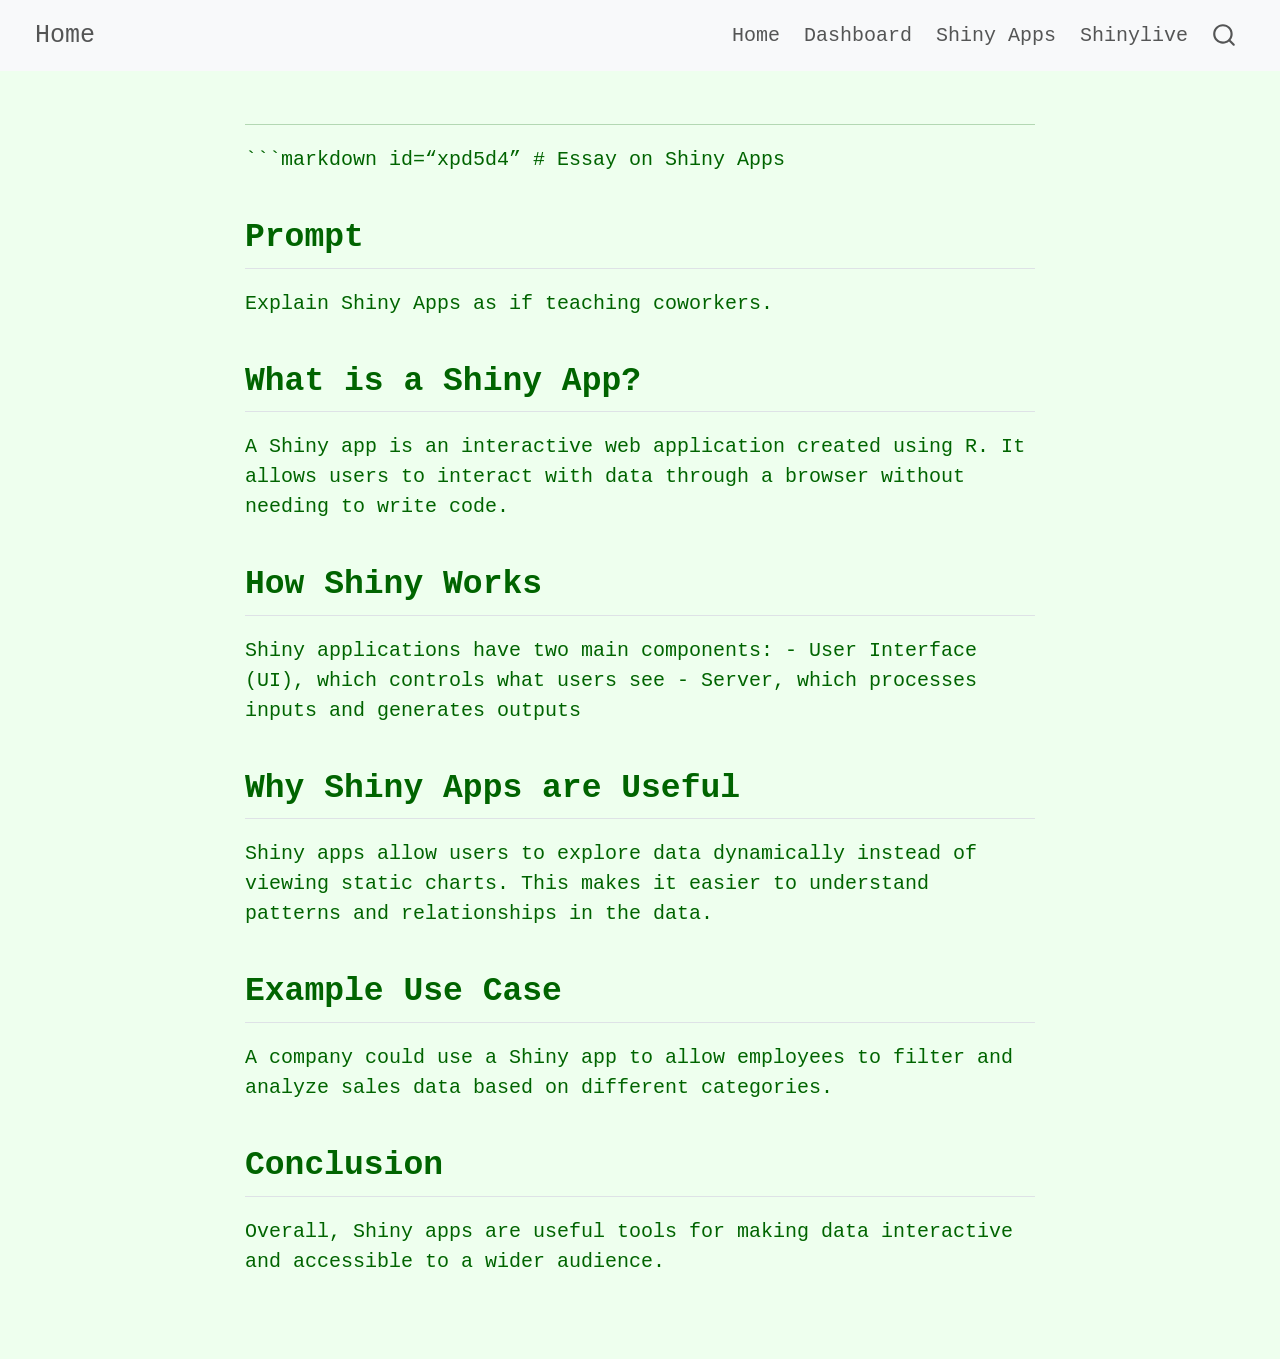
<file: Shiny-Apps.html>
<!DOCTYPE html>
<html xmlns="http://www.w3.org/1999/xhtml" lang="en" xml:lang="en"><head>

<meta charset="utf-8">
<meta name="generator" content="quarto-1.9.37">

<meta name="viewport" content="width=device-width, initial-scale=1.0, user-scalable=yes">


<title>shiny-apps – Home</title>
<style>
/* Default styles provided by pandoc.
** See https://pandoc.org/MANUAL.html#variables-for-html for config info.
*/
code{white-space: pre-wrap;}
span.smallcaps{font-variant: small-caps;}
div.columns{display: flex; gap: min(4vw, 1.5em);}
div.column{flex: auto; overflow-x: auto;}
div.hanging-indent{margin-left: 1.5em; text-indent: -1.5em;}
ul.task-list{list-style: none;}
ul.task-list li input[type="checkbox"] {
  width: 0.8em;
  margin: 0 0.8em 0.2em -1em; /* quarto-specific, see https://github.com/quarto-dev/quarto-cli/issues/4556 */ 
  vertical-align: middle;
}
</style>


<script src="site_libs/quarto-nav/quarto-nav.js"></script>
<script src="site_libs/quarto-nav/headroom.min.js"></script>
<script src="site_libs/clipboard/clipboard.min.js"></script>
<script src="site_libs/quarto-search/autocomplete.umd.js"></script>
<script src="site_libs/quarto-search/fuse.min.js"></script>
<script src="site_libs/quarto-search/quarto-search.js"></script>
<meta name="quarto:offset" content="./">
<script src="site_libs/quarto-html/quarto.js" type="module"></script>
<script src="site_libs/quarto-html/tabsets/tabsets.js" type="module"></script>
<script src="site_libs/quarto-html/popper.min.js"></script>
<script src="site_libs/quarto-html/tippy.umd.min.js"></script>
<script src="site_libs/quarto-html/anchor.min.js"></script>
<link href="site_libs/quarto-html/tippy.css" rel="stylesheet">
<link href="site_libs/quarto-html/quarto-syntax-highlighting-7f8f88aac4f3542376d5c11b86a4c14d.css" rel="stylesheet" id="quarto-text-highlighting-styles">
<script src="site_libs/bootstrap/bootstrap.min.js"></script>
<link href="site_libs/bootstrap/bootstrap-icons.css" rel="stylesheet">
<link href="site_libs/bootstrap/bootstrap-24235b6c7cd4c454f527d6ef4e0f29a8.min.css" rel="stylesheet" append-hash="true" id="quarto-bootstrap" data-mode="light">
<script id="quarto-search-options" type="application/json">{
  "location": "navbar",
  "copy-button": false,
  "collapse-after": 3,
  "panel-placement": "end",
  "type": "overlay",
  "limit": 50,
  "keyboard-shortcut": [
    "f",
    "/",
    "s"
  ],
  "show-item-context": false,
  "language": {
    "search-no-results-text": "No results",
    "search-matching-documents-text": "matching documents",
    "search-copy-link-title": "Copy link to search",
    "search-hide-matches-text": "Hide additional matches",
    "search-more-match-text": "more match in this document",
    "search-more-matches-text": "more matches in this document",
    "search-clear-button-title": "Clear",
    "search-text-placeholder": "",
    "search-detached-cancel-button-title": "Cancel",
    "search-submit-button-title": "Submit",
    "search-label": "Search"
  }
}</script>


<meta property="og:title" content="Home">
<meta property="og:description" content="">
<meta property="og:site_name" content="Home">
</head>

<body class="nav-fixed fullcontent quarto-light">

<div id="quarto-search-results"></div>
  <header id="quarto-header" class="headroom fixed-top">
    <nav class="navbar navbar-expand-lg " data-bs-theme="dark">
      <div class="navbar-container container-fluid">
      <div class="navbar-brand-container mx-auto">
    <a class="navbar-brand" href="./index.html">
    <span class="navbar-title">Home</span>
    </a>
  </div>
            <div id="quarto-search" class="" title="Search"></div>
          <button class="navbar-toggler" type="button" data-bs-toggle="collapse" data-bs-target="#navbarCollapse" aria-controls="navbarCollapse" role="menu" aria-expanded="false" aria-label="Toggle navigation" onclick="if (window.quartoToggleHeadroom) { window.quartoToggleHeadroom(); }">
  <span class="navbar-toggler-icon"></span>
</button>
          <div class="collapse navbar-collapse" id="navbarCollapse">
            <ul class="navbar-nav navbar-nav-scroll ms-auto">
  <li class="nav-item">
    <a class="nav-link" href="./index.qmd"> 
<span class="menu-text">Home</span></a>
  </li>  
  <li class="nav-item">
    <a class="nav-link" href="./dashboard.qmd"> 
<span class="menu-text">Dashboard</span></a>
  </li>  
  <li class="nav-item">
    <a class="nav-link" href="./shiny-apps.qmd"> 
<span class="menu-text">Shiny Apps</span></a>
  </li>  
  <li class="nav-item">
    <a class="nav-link" href="./shinylive.qmd"> 
<span class="menu-text">Shinylive</span></a>
  </li>  
</ul>
          </div> <!-- /navcollapse -->
            <div class="quarto-navbar-tools">
</div>
      </div> <!-- /container-fluid -->
    </nav>
</header>
<!-- content -->
<div id="quarto-content" class="quarto-container page-columns page-rows-contents page-layout-article page-navbar">
<!-- sidebar -->
<!-- margin-sidebar -->
    
<!-- main -->
<main class="content" id="quarto-document-content"><header id="title-block-header" class="quarto-title-block"></header>




<hr>
<p>```markdown id=“xpd5d4” # Essay on Shiny Apps</p>
<section id="prompt" class="level2">
<h2 class="anchored" data-anchor-id="prompt">Prompt</h2>
<p>Explain Shiny Apps as if teaching coworkers.</p>
</section>
<section id="what-is-a-shiny-app" class="level2">
<h2 class="anchored" data-anchor-id="what-is-a-shiny-app">What is a Shiny App?</h2>
<p>A Shiny app is an interactive web application created using R. It allows users to interact with data through a browser without needing to write code.</p>
</section>
<section id="how-shiny-works" class="level2">
<h2 class="anchored" data-anchor-id="how-shiny-works">How Shiny Works</h2>
<p>Shiny applications have two main components: - User Interface (UI), which controls what users see - Server, which processes inputs and generates outputs</p>
</section>
<section id="why-shiny-apps-are-useful" class="level2">
<h2 class="anchored" data-anchor-id="why-shiny-apps-are-useful">Why Shiny Apps are Useful</h2>
<p>Shiny apps allow users to explore data dynamically instead of viewing static charts. This makes it easier to understand patterns and relationships in the data.</p>
</section>
<section id="example-use-case" class="level2">
<h2 class="anchored" data-anchor-id="example-use-case">Example Use Case</h2>
<p>A company could use a Shiny app to allow employees to filter and analyze sales data based on different categories.</p>
</section>
<section id="conclusion" class="level2">
<h2 class="anchored" data-anchor-id="conclusion">Conclusion</h2>
<p>Overall, Shiny apps are useful tools for making data interactive and accessible to a wider audience.</p>


</section>

</main> <!-- /main -->
<script id="quarto-html-after-body" type="application/javascript">
  window.document.addEventListener("DOMContentLoaded", function (event) {
    const icon = "";
    const anchorJS = new window.AnchorJS();
    anchorJS.options = {
      placement: 'right',
      icon: icon
    };
    anchorJS.add('.anchored');
    const isCodeAnnotation = (el) => {
      for (const clz of el.classList) {
        if (clz.startsWith('code-annotation-')) {                     
          return true;
        }
      }
      return false;
    }
    const onCopySuccess = function(e) {
      // button target
      const button = e.trigger;
      // don't keep focus
      button.blur();
      // flash "checked"
      button.classList.add('code-copy-button-checked');
      var currentTitle = button.getAttribute("title");
      button.setAttribute("title", "Copied!");
      let tooltip;
      if (window.bootstrap) {
        button.setAttribute("data-bs-toggle", "tooltip");
        button.setAttribute("data-bs-placement", "left");
        button.setAttribute("data-bs-title", "Copied!");
        tooltip = new bootstrap.Tooltip(button, 
          { trigger: "manual", 
            customClass: "code-copy-button-tooltip",
            offset: [0, -8]});
        tooltip.show();    
      }
      setTimeout(function() {
        if (tooltip) {
          tooltip.hide();
          button.removeAttribute("data-bs-title");
          button.removeAttribute("data-bs-toggle");
          button.removeAttribute("data-bs-placement");
        }
        button.setAttribute("title", currentTitle);
        button.classList.remove('code-copy-button-checked');
      }, 1000);
      // clear code selection
      e.clearSelection();
    }
    const getTextToCopy = function(trigger) {
      const outerScaffold = trigger.parentElement.cloneNode(true);
      const codeEl = outerScaffold.querySelector('code');
      for (const childEl of codeEl.children) {
        if (isCodeAnnotation(childEl)) {
          childEl.remove();
        }
      }
      return codeEl.innerText;
    }
    const clipboard = new window.ClipboardJS('.code-copy-button:not([data-in-quarto-modal])', {
      text: getTextToCopy
    });
    clipboard.on('success', onCopySuccess);
    if (window.document.getElementById('quarto-embedded-source-code-modal')) {
      const clipboardModal = new window.ClipboardJS('.code-copy-button[data-in-quarto-modal]', {
        text: getTextToCopy,
        container: window.document.getElementById('quarto-embedded-source-code-modal')
      });
      clipboardModal.on('success', onCopySuccess);
    }
      var localhostRegex = new RegExp(/^(?:http|https):\/\/localhost\:?[0-9]*\//);
      var mailtoRegex = new RegExp(/^mailto:/);
        var filterRegex = new RegExp("https:\/\/mtmorgan12\.github\.io\/");
      var isInternal = (href) => {
          return filterRegex.test(href) || localhostRegex.test(href) || mailtoRegex.test(href);
      }
      // Inspect non-navigation links and adorn them if external
     var links = window.document.querySelectorAll('a[href]:not(.nav-link):not(.navbar-brand):not(.toc-action):not(.sidebar-link):not(.sidebar-item-toggle):not(.pagination-link):not(.no-external):not([aria-hidden]):not(.dropdown-item):not(.quarto-navigation-tool):not(.about-link)');
      for (var i=0; i<links.length; i++) {
        const link = links[i];
        if (!isInternal(link.href)) {
          // undo the damage that might have been done by quarto-nav.js in the case of
          // links that we want to consider external
          if (link.dataset.originalHref !== undefined) {
            link.href = link.dataset.originalHref;
          }
        }
      }
    function tippyHover(el, contentFn, onTriggerFn, onUntriggerFn) {
      const config = {
        allowHTML: true,
        maxWidth: 500,
        delay: 100,
        arrow: false,
        appendTo: function(el) {
            return el.parentElement;
        },
        interactive: true,
        interactiveBorder: 10,
        theme: 'quarto',
        placement: 'bottom-start',
      };
      if (contentFn) {
        config.content = contentFn;
      }
      if (onTriggerFn) {
        config.onTrigger = onTriggerFn;
      }
      if (onUntriggerFn) {
        config.onUntrigger = onUntriggerFn;
      }
      window.tippy(el, config); 
    }
    const noterefs = window.document.querySelectorAll('a[role="doc-noteref"]');
    for (var i=0; i<noterefs.length; i++) {
      const ref = noterefs[i];
      tippyHover(ref, function() {
        // use id or data attribute instead here
        let href = ref.getAttribute('data-footnote-href') || ref.getAttribute('href');
        try { href = new URL(href).hash; } catch {}
        const id = href.replace(/^#\/?/, "");
        const note = window.document.getElementById(id);
        if (note) {
          return note.innerHTML;
        } else {
          return "";
        }
      });
    }
    const xrefs = window.document.querySelectorAll('a.quarto-xref');
    const processXRef = (id, note) => {
      // Strip column container classes
      const stripColumnClz = (el) => {
        el.classList.remove("page-full", "page-columns");
        if (el.children) {
          for (const child of el.children) {
            stripColumnClz(child);
          }
        }
      }
      stripColumnClz(note)
      if (id === null || id.startsWith('sec-')) {
        // Special case sections, only their first couple elements
        const container = document.createElement("div");
        if (note.children && note.children.length > 2) {
          container.appendChild(note.children[0].cloneNode(true));
          for (let i = 1; i < note.children.length; i++) {
            const child = note.children[i];
            if (child.tagName === "P" && child.innerText === "") {
              continue;
            } else {
              container.appendChild(child.cloneNode(true));
              break;
            }
          }
          if (window.Quarto?.typesetMath) {
            window.Quarto.typesetMath(container);
          }
          return container.innerHTML
        } else {
          if (window.Quarto?.typesetMath) {
            window.Quarto.typesetMath(note);
          }
          return note.innerHTML;
        }
      } else {
        // Remove any anchor links if they are present
        const anchorLink = note.querySelector('a.anchorjs-link');
        if (anchorLink) {
          anchorLink.remove();
        }
        if (window.Quarto?.typesetMath) {
          window.Quarto.typesetMath(note);
        }
        if (note.classList.contains("callout")) {
          return note.outerHTML;
        } else {
          return note.innerHTML;
        }
      }
    }
    for (var i=0; i<xrefs.length; i++) {
      const xref = xrefs[i];
      tippyHover(xref, undefined, function(instance) {
        instance.disable();
        let url = xref.getAttribute('href');
        let hash = undefined; 
        if (url.startsWith('#')) {
          hash = url;
        } else {
          try { hash = new URL(url).hash; } catch {}
        }
        if (hash) {
          const id = hash.replace(/^#\/?/, "");
          const note = window.document.getElementById(id);
          if (note !== null) {
            try {
              const html = processXRef(id, note.cloneNode(true));
              instance.setContent(html);
            } finally {
              instance.enable();
              instance.show();
            }
          } else {
            // See if we can fetch this
            fetch(url.split('#')[0])
            .then(res => res.text())
            .then(html => {
              const parser = new DOMParser();
              const htmlDoc = parser.parseFromString(html, "text/html");
              const note = htmlDoc.getElementById(id);
              if (note !== null) {
                const html = processXRef(id, note);
                instance.setContent(html);
              } 
            }).finally(() => {
              instance.enable();
              instance.show();
            });
          }
        } else {
          // See if we can fetch a full url (with no hash to target)
          // This is a special case and we should probably do some content thinning / targeting
          fetch(url)
          .then(res => res.text())
          .then(html => {
            const parser = new DOMParser();
            const htmlDoc = parser.parseFromString(html, "text/html");
            const note = htmlDoc.querySelector('main.content');
            if (note !== null) {
              // This should only happen for chapter cross references
              // (since there is no id in the URL)
              // remove the first header
              if (note.children.length > 0 && note.children[0].tagName === "HEADER") {
                note.children[0].remove();
              }
              const html = processXRef(null, note);
              instance.setContent(html);
            } 
          }).finally(() => {
            instance.enable();
            instance.show();
          });
        }
      }, function(instance) {
      });
    }
        let selectedAnnoteEl;
        const selectorForAnnotation = ( cell, annotation) => {
          let cellAttr = 'data-code-cell="' + cell + '"';
          let lineAttr = 'data-code-annotation="' +  annotation + '"';
          const selector = 'span[' + cellAttr + '][' + lineAttr + ']';
          return selector;
        }
        const selectCodeLines = (annoteEl) => {
          const doc = window.document;
          const targetCell = annoteEl.getAttribute("data-target-cell");
          const targetAnnotation = annoteEl.getAttribute("data-target-annotation");
          const annoteSpan = window.document.querySelector(selectorForAnnotation(targetCell, targetAnnotation));
          const lines = annoteSpan.getAttribute("data-code-lines").split(",");
          const lineIds = lines.map((line) => {
            return targetCell + "-" + line;
          })
          let top = null;
          let height = null;
          let parent = null;
          if (lineIds.length > 0) {
              //compute the position of the single el (top and bottom and make a div)
              const el = window.document.getElementById(lineIds[0]);
              top = el.offsetTop;
              height = el.offsetHeight;
              parent = el.parentElement.parentElement;
            if (lineIds.length > 1) {
              const lastEl = window.document.getElementById(lineIds[lineIds.length - 1]);
              const bottom = lastEl.offsetTop + lastEl.offsetHeight;
              height = bottom - top;
            }
            if (top !== null && height !== null && parent !== null) {
              // cook up a div (if necessary) and position it 
              let div = window.document.getElementById("code-annotation-line-highlight");
              if (div === null) {
                div = window.document.createElement("div");
                div.setAttribute("id", "code-annotation-line-highlight");
                div.style.position = 'absolute';
                parent.appendChild(div);
              }
              div.style.top = top - 2 + "px";
              div.style.height = height + 4 + "px";
              div.style.left = 0;
              let gutterDiv = window.document.getElementById("code-annotation-line-highlight-gutter");
              if (gutterDiv === null) {
                gutterDiv = window.document.createElement("div");
                gutterDiv.setAttribute("id", "code-annotation-line-highlight-gutter");
                gutterDiv.style.position = 'absolute';
                const codeCell = window.document.getElementById(targetCell);
                const gutter = codeCell.querySelector('.code-annotation-gutter');
                gutter.appendChild(gutterDiv);
              }
              gutterDiv.style.top = top - 2 + "px";
              gutterDiv.style.height = height + 4 + "px";
            }
            selectedAnnoteEl = annoteEl;
          }
        };
        const unselectCodeLines = () => {
          const elementsIds = ["code-annotation-line-highlight", "code-annotation-line-highlight-gutter"];
          elementsIds.forEach((elId) => {
            const div = window.document.getElementById(elId);
            if (div) {
              div.remove();
            }
          });
          selectedAnnoteEl = undefined;
        };
          // Handle positioning of the toggle
      window.addEventListener(
        "resize",
        throttle(() => {
          elRect = undefined;
          if (selectedAnnoteEl) {
            selectCodeLines(selectedAnnoteEl);
          }
        }, 10)
      );
      function throttle(fn, ms) {
      let throttle = false;
      let timer;
        return (...args) => {
          if(!throttle) { // first call gets through
              fn.apply(this, args);
              throttle = true;
          } else { // all the others get throttled
              if(timer) clearTimeout(timer); // cancel #2
              timer = setTimeout(() => {
                fn.apply(this, args);
                timer = throttle = false;
              }, ms);
          }
        };
      }
        // Attach click handler to the DT
        const annoteDls = window.document.querySelectorAll('dt[data-target-cell]');
        for (const annoteDlNode of annoteDls) {
          annoteDlNode.addEventListener('click', (event) => {
            const clickedEl = event.target;
            if (clickedEl !== selectedAnnoteEl) {
              unselectCodeLines();
              const activeEl = window.document.querySelector('dt[data-target-cell].code-annotation-active');
              if (activeEl) {
                activeEl.classList.remove('code-annotation-active');
              }
              selectCodeLines(clickedEl);
              clickedEl.classList.add('code-annotation-active');
            } else {
              // Unselect the line
              unselectCodeLines();
              clickedEl.classList.remove('code-annotation-active');
            }
          });
        }
    const findCites = (el) => {
      const parentEl = el.parentElement;
      if (parentEl) {
        const cites = parentEl.dataset.cites;
        if (cites) {
          return {
            el,
            cites: cites.split(' ')
          };
        } else {
          return findCites(el.parentElement)
        }
      } else {
        return undefined;
      }
    };
    var bibliorefs = window.document.querySelectorAll('a[role="doc-biblioref"]');
    for (var i=0; i<bibliorefs.length; i++) {
      const ref = bibliorefs[i];
      const citeInfo = findCites(ref);
      if (citeInfo) {
        tippyHover(citeInfo.el, function() {
          var popup = window.document.createElement('div');
          citeInfo.cites.forEach(function(cite) {
            var citeDiv = window.document.createElement('div');
            citeDiv.classList.add('hanging-indent');
            citeDiv.classList.add('csl-entry');
            var biblioDiv = window.document.getElementById('ref-' + cite);
            if (biblioDiv) {
              citeDiv.innerHTML = biblioDiv.innerHTML;
            }
            popup.appendChild(citeDiv);
          });
          return popup.innerHTML;
        });
      }
    }
  });
  </script>
</div> <!-- /content -->




</body></html>
</file>
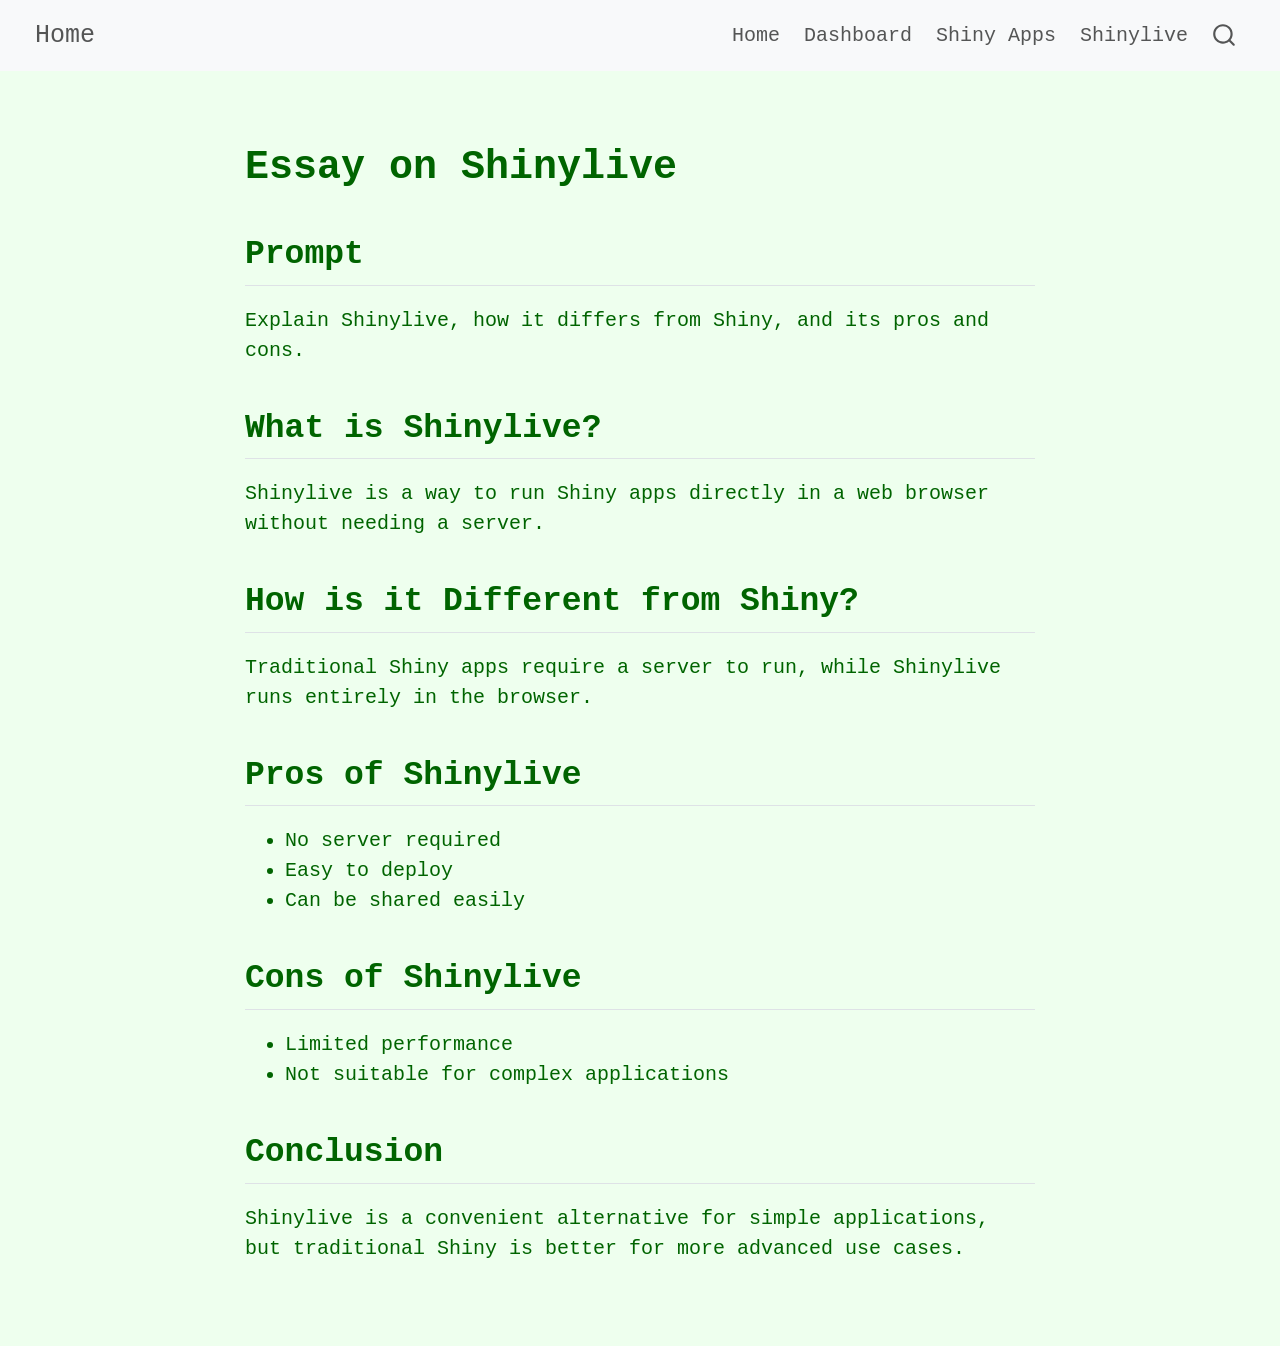
<file: Shinylive.html>
<!DOCTYPE html>
<html xmlns="http://www.w3.org/1999/xhtml" lang="en" xml:lang="en"><head>

<meta charset="utf-8">
<meta name="generator" content="quarto-1.9.37">

<meta name="viewport" content="width=device-width, initial-scale=1.0, user-scalable=yes">


<title>shinylive – Home</title>
<style>
/* Default styles provided by pandoc.
** See https://pandoc.org/MANUAL.html#variables-for-html for config info.
*/
code{white-space: pre-wrap;}
span.smallcaps{font-variant: small-caps;}
div.columns{display: flex; gap: min(4vw, 1.5em);}
div.column{flex: auto; overflow-x: auto;}
div.hanging-indent{margin-left: 1.5em; text-indent: -1.5em;}
ul.task-list{list-style: none;}
ul.task-list li input[type="checkbox"] {
  width: 0.8em;
  margin: 0 0.8em 0.2em -1em; /* quarto-specific, see https://github.com/quarto-dev/quarto-cli/issues/4556 */ 
  vertical-align: middle;
}
</style>


<script src="site_libs/quarto-nav/quarto-nav.js"></script>
<script src="site_libs/quarto-nav/headroom.min.js"></script>
<script src="site_libs/clipboard/clipboard.min.js"></script>
<script src="site_libs/quarto-search/autocomplete.umd.js"></script>
<script src="site_libs/quarto-search/fuse.min.js"></script>
<script src="site_libs/quarto-search/quarto-search.js"></script>
<meta name="quarto:offset" content="./">
<script src="site_libs/quarto-html/quarto.js" type="module"></script>
<script src="site_libs/quarto-html/tabsets/tabsets.js" type="module"></script>
<script src="site_libs/quarto-html/popper.min.js"></script>
<script src="site_libs/quarto-html/tippy.umd.min.js"></script>
<script src="site_libs/quarto-html/anchor.min.js"></script>
<link href="site_libs/quarto-html/tippy.css" rel="stylesheet">
<link href="site_libs/quarto-html/quarto-syntax-highlighting-7f8f88aac4f3542376d5c11b86a4c14d.css" rel="stylesheet" id="quarto-text-highlighting-styles">
<script src="site_libs/bootstrap/bootstrap.min.js"></script>
<link href="site_libs/bootstrap/bootstrap-icons.css" rel="stylesheet">
<link href="site_libs/bootstrap/bootstrap-24235b6c7cd4c454f527d6ef4e0f29a8.min.css" rel="stylesheet" append-hash="true" id="quarto-bootstrap" data-mode="light">
<script id="quarto-search-options" type="application/json">{
  "location": "navbar",
  "copy-button": false,
  "collapse-after": 3,
  "panel-placement": "end",
  "type": "overlay",
  "limit": 50,
  "keyboard-shortcut": [
    "f",
    "/",
    "s"
  ],
  "show-item-context": false,
  "language": {
    "search-no-results-text": "No results",
    "search-matching-documents-text": "matching documents",
    "search-copy-link-title": "Copy link to search",
    "search-hide-matches-text": "Hide additional matches",
    "search-more-match-text": "more match in this document",
    "search-more-matches-text": "more matches in this document",
    "search-clear-button-title": "Clear",
    "search-text-placeholder": "",
    "search-detached-cancel-button-title": "Cancel",
    "search-submit-button-title": "Submit",
    "search-label": "Search"
  }
}</script>


<meta property="og:title" content="Home">
<meta property="og:site_name" content="Home">
</head>

<body class="nav-fixed fullcontent quarto-light">

<div id="quarto-search-results"></div>
  <header id="quarto-header" class="headroom fixed-top">
    <nav class="navbar navbar-expand-lg " data-bs-theme="dark">
      <div class="navbar-container container-fluid">
      <div class="navbar-brand-container mx-auto">
    <a class="navbar-brand" href="./index.html">
    <span class="navbar-title">Home</span>
    </a>
  </div>
            <div id="quarto-search" class="" title="Search"></div>
          <button class="navbar-toggler" type="button" data-bs-toggle="collapse" data-bs-target="#navbarCollapse" aria-controls="navbarCollapse" role="menu" aria-expanded="false" aria-label="Toggle navigation" onclick="if (window.quartoToggleHeadroom) { window.quartoToggleHeadroom(); }">
  <span class="navbar-toggler-icon"></span>
</button>
          <div class="collapse navbar-collapse" id="navbarCollapse">
            <ul class="navbar-nav navbar-nav-scroll ms-auto">
  <li class="nav-item">
    <a class="nav-link" href="./index.qmd"> 
<span class="menu-text">Home</span></a>
  </li>  
  <li class="nav-item">
    <a class="nav-link" href="./dashboard.qmd"> 
<span class="menu-text">Dashboard</span></a>
  </li>  
  <li class="nav-item">
    <a class="nav-link" href="./shiny-apps.qmd"> 
<span class="menu-text">Shiny Apps</span></a>
  </li>  
  <li class="nav-item">
    <a class="nav-link" href="./shinylive.qmd"> 
<span class="menu-text">Shinylive</span></a>
  </li>  
</ul>
          </div> <!-- /navcollapse -->
            <div class="quarto-navbar-tools">
</div>
      </div> <!-- /container-fluid -->
    </nav>
</header>
<!-- content -->
<div id="quarto-content" class="quarto-container page-columns page-rows-contents page-layout-article page-navbar">
<!-- sidebar -->
<!-- margin-sidebar -->
    
<!-- main -->
<main class="content" id="quarto-document-content"><header id="title-block-header" class="quarto-title-block"></header>




<section id="essay-on-shinylive" class="level1">
<h1>Essay on Shinylive</h1>
<section id="prompt" class="level2">
<h2 class="anchored" data-anchor-id="prompt">Prompt</h2>
<p>Explain Shinylive, how it differs from Shiny, and its pros and cons.</p>
</section>
<section id="what-is-shinylive" class="level2">
<h2 class="anchored" data-anchor-id="what-is-shinylive">What is Shinylive?</h2>
<p>Shinylive is a way to run Shiny apps directly in a web browser without needing a server.</p>
</section>
<section id="how-is-it-different-from-shiny" class="level2">
<h2 class="anchored" data-anchor-id="how-is-it-different-from-shiny">How is it Different from Shiny?</h2>
<p>Traditional Shiny apps require a server to run, while Shinylive runs entirely in the browser.</p>
</section>
<section id="pros-of-shinylive" class="level2">
<h2 class="anchored" data-anchor-id="pros-of-shinylive">Pros of Shinylive</h2>
<ul>
<li>No server required<br>
</li>
<li>Easy to deploy<br>
</li>
<li>Can be shared easily</li>
</ul>
</section>
<section id="cons-of-shinylive" class="level2">
<h2 class="anchored" data-anchor-id="cons-of-shinylive">Cons of Shinylive</h2>
<ul>
<li>Limited performance<br>
</li>
<li>Not suitable for complex applications</li>
</ul>
</section>
<section id="conclusion" class="level2">
<h2 class="anchored" data-anchor-id="conclusion">Conclusion</h2>
<p>Shinylive is a convenient alternative for simple applications, but traditional Shiny is better for more advanced use cases.</p>


</section>
</section>

</main> <!-- /main -->
<script id="quarto-html-after-body" type="application/javascript">
  window.document.addEventListener("DOMContentLoaded", function (event) {
    const icon = "";
    const anchorJS = new window.AnchorJS();
    anchorJS.options = {
      placement: 'right',
      icon: icon
    };
    anchorJS.add('.anchored');
    const isCodeAnnotation = (el) => {
      for (const clz of el.classList) {
        if (clz.startsWith('code-annotation-')) {                     
          return true;
        }
      }
      return false;
    }
    const onCopySuccess = function(e) {
      // button target
      const button = e.trigger;
      // don't keep focus
      button.blur();
      // flash "checked"
      button.classList.add('code-copy-button-checked');
      var currentTitle = button.getAttribute("title");
      button.setAttribute("title", "Copied!");
      let tooltip;
      if (window.bootstrap) {
        button.setAttribute("data-bs-toggle", "tooltip");
        button.setAttribute("data-bs-placement", "left");
        button.setAttribute("data-bs-title", "Copied!");
        tooltip = new bootstrap.Tooltip(button, 
          { trigger: "manual", 
            customClass: "code-copy-button-tooltip",
            offset: [0, -8]});
        tooltip.show();    
      }
      setTimeout(function() {
        if (tooltip) {
          tooltip.hide();
          button.removeAttribute("data-bs-title");
          button.removeAttribute("data-bs-toggle");
          button.removeAttribute("data-bs-placement");
        }
        button.setAttribute("title", currentTitle);
        button.classList.remove('code-copy-button-checked');
      }, 1000);
      // clear code selection
      e.clearSelection();
    }
    const getTextToCopy = function(trigger) {
      const outerScaffold = trigger.parentElement.cloneNode(true);
      const codeEl = outerScaffold.querySelector('code');
      for (const childEl of codeEl.children) {
        if (isCodeAnnotation(childEl)) {
          childEl.remove();
        }
      }
      return codeEl.innerText;
    }
    const clipboard = new window.ClipboardJS('.code-copy-button:not([data-in-quarto-modal])', {
      text: getTextToCopy
    });
    clipboard.on('success', onCopySuccess);
    if (window.document.getElementById('quarto-embedded-source-code-modal')) {
      const clipboardModal = new window.ClipboardJS('.code-copy-button[data-in-quarto-modal]', {
        text: getTextToCopy,
        container: window.document.getElementById('quarto-embedded-source-code-modal')
      });
      clipboardModal.on('success', onCopySuccess);
    }
      var localhostRegex = new RegExp(/^(?:http|https):\/\/localhost\:?[0-9]*\//);
      var mailtoRegex = new RegExp(/^mailto:/);
        var filterRegex = new RegExp("https:\/\/mtmorgan12\.github\.io\/");
      var isInternal = (href) => {
          return filterRegex.test(href) || localhostRegex.test(href) || mailtoRegex.test(href);
      }
      // Inspect non-navigation links and adorn them if external
     var links = window.document.querySelectorAll('a[href]:not(.nav-link):not(.navbar-brand):not(.toc-action):not(.sidebar-link):not(.sidebar-item-toggle):not(.pagination-link):not(.no-external):not([aria-hidden]):not(.dropdown-item):not(.quarto-navigation-tool):not(.about-link)');
      for (var i=0; i<links.length; i++) {
        const link = links[i];
        if (!isInternal(link.href)) {
          // undo the damage that might have been done by quarto-nav.js in the case of
          // links that we want to consider external
          if (link.dataset.originalHref !== undefined) {
            link.href = link.dataset.originalHref;
          }
        }
      }
    function tippyHover(el, contentFn, onTriggerFn, onUntriggerFn) {
      const config = {
        allowHTML: true,
        maxWidth: 500,
        delay: 100,
        arrow: false,
        appendTo: function(el) {
            return el.parentElement;
        },
        interactive: true,
        interactiveBorder: 10,
        theme: 'quarto',
        placement: 'bottom-start',
      };
      if (contentFn) {
        config.content = contentFn;
      }
      if (onTriggerFn) {
        config.onTrigger = onTriggerFn;
      }
      if (onUntriggerFn) {
        config.onUntrigger = onUntriggerFn;
      }
      window.tippy(el, config); 
    }
    const noterefs = window.document.querySelectorAll('a[role="doc-noteref"]');
    for (var i=0; i<noterefs.length; i++) {
      const ref = noterefs[i];
      tippyHover(ref, function() {
        // use id or data attribute instead here
        let href = ref.getAttribute('data-footnote-href') || ref.getAttribute('href');
        try { href = new URL(href).hash; } catch {}
        const id = href.replace(/^#\/?/, "");
        const note = window.document.getElementById(id);
        if (note) {
          return note.innerHTML;
        } else {
          return "";
        }
      });
    }
    const xrefs = window.document.querySelectorAll('a.quarto-xref');
    const processXRef = (id, note) => {
      // Strip column container classes
      const stripColumnClz = (el) => {
        el.classList.remove("page-full", "page-columns");
        if (el.children) {
          for (const child of el.children) {
            stripColumnClz(child);
          }
        }
      }
      stripColumnClz(note)
      if (id === null || id.startsWith('sec-')) {
        // Special case sections, only their first couple elements
        const container = document.createElement("div");
        if (note.children && note.children.length > 2) {
          container.appendChild(note.children[0].cloneNode(true));
          for (let i = 1; i < note.children.length; i++) {
            const child = note.children[i];
            if (child.tagName === "P" && child.innerText === "") {
              continue;
            } else {
              container.appendChild(child.cloneNode(true));
              break;
            }
          }
          if (window.Quarto?.typesetMath) {
            window.Quarto.typesetMath(container);
          }
          return container.innerHTML
        } else {
          if (window.Quarto?.typesetMath) {
            window.Quarto.typesetMath(note);
          }
          return note.innerHTML;
        }
      } else {
        // Remove any anchor links if they are present
        const anchorLink = note.querySelector('a.anchorjs-link');
        if (anchorLink) {
          anchorLink.remove();
        }
        if (window.Quarto?.typesetMath) {
          window.Quarto.typesetMath(note);
        }
        if (note.classList.contains("callout")) {
          return note.outerHTML;
        } else {
          return note.innerHTML;
        }
      }
    }
    for (var i=0; i<xrefs.length; i++) {
      const xref = xrefs[i];
      tippyHover(xref, undefined, function(instance) {
        instance.disable();
        let url = xref.getAttribute('href');
        let hash = undefined; 
        if (url.startsWith('#')) {
          hash = url;
        } else {
          try { hash = new URL(url).hash; } catch {}
        }
        if (hash) {
          const id = hash.replace(/^#\/?/, "");
          const note = window.document.getElementById(id);
          if (note !== null) {
            try {
              const html = processXRef(id, note.cloneNode(true));
              instance.setContent(html);
            } finally {
              instance.enable();
              instance.show();
            }
          } else {
            // See if we can fetch this
            fetch(url.split('#')[0])
            .then(res => res.text())
            .then(html => {
              const parser = new DOMParser();
              const htmlDoc = parser.parseFromString(html, "text/html");
              const note = htmlDoc.getElementById(id);
              if (note !== null) {
                const html = processXRef(id, note);
                instance.setContent(html);
              } 
            }).finally(() => {
              instance.enable();
              instance.show();
            });
          }
        } else {
          // See if we can fetch a full url (with no hash to target)
          // This is a special case and we should probably do some content thinning / targeting
          fetch(url)
          .then(res => res.text())
          .then(html => {
            const parser = new DOMParser();
            const htmlDoc = parser.parseFromString(html, "text/html");
            const note = htmlDoc.querySelector('main.content');
            if (note !== null) {
              // This should only happen for chapter cross references
              // (since there is no id in the URL)
              // remove the first header
              if (note.children.length > 0 && note.children[0].tagName === "HEADER") {
                note.children[0].remove();
              }
              const html = processXRef(null, note);
              instance.setContent(html);
            } 
          }).finally(() => {
            instance.enable();
            instance.show();
          });
        }
      }, function(instance) {
      });
    }
        let selectedAnnoteEl;
        const selectorForAnnotation = ( cell, annotation) => {
          let cellAttr = 'data-code-cell="' + cell + '"';
          let lineAttr = 'data-code-annotation="' +  annotation + '"';
          const selector = 'span[' + cellAttr + '][' + lineAttr + ']';
          return selector;
        }
        const selectCodeLines = (annoteEl) => {
          const doc = window.document;
          const targetCell = annoteEl.getAttribute("data-target-cell");
          const targetAnnotation = annoteEl.getAttribute("data-target-annotation");
          const annoteSpan = window.document.querySelector(selectorForAnnotation(targetCell, targetAnnotation));
          const lines = annoteSpan.getAttribute("data-code-lines").split(",");
          const lineIds = lines.map((line) => {
            return targetCell + "-" + line;
          })
          let top = null;
          let height = null;
          let parent = null;
          if (lineIds.length > 0) {
              //compute the position of the single el (top and bottom and make a div)
              const el = window.document.getElementById(lineIds[0]);
              top = el.offsetTop;
              height = el.offsetHeight;
              parent = el.parentElement.parentElement;
            if (lineIds.length > 1) {
              const lastEl = window.document.getElementById(lineIds[lineIds.length - 1]);
              const bottom = lastEl.offsetTop + lastEl.offsetHeight;
              height = bottom - top;
            }
            if (top !== null && height !== null && parent !== null) {
              // cook up a div (if necessary) and position it 
              let div = window.document.getElementById("code-annotation-line-highlight");
              if (div === null) {
                div = window.document.createElement("div");
                div.setAttribute("id", "code-annotation-line-highlight");
                div.style.position = 'absolute';
                parent.appendChild(div);
              }
              div.style.top = top - 2 + "px";
              div.style.height = height + 4 + "px";
              div.style.left = 0;
              let gutterDiv = window.document.getElementById("code-annotation-line-highlight-gutter");
              if (gutterDiv === null) {
                gutterDiv = window.document.createElement("div");
                gutterDiv.setAttribute("id", "code-annotation-line-highlight-gutter");
                gutterDiv.style.position = 'absolute';
                const codeCell = window.document.getElementById(targetCell);
                const gutter = codeCell.querySelector('.code-annotation-gutter');
                gutter.appendChild(gutterDiv);
              }
              gutterDiv.style.top = top - 2 + "px";
              gutterDiv.style.height = height + 4 + "px";
            }
            selectedAnnoteEl = annoteEl;
          }
        };
        const unselectCodeLines = () => {
          const elementsIds = ["code-annotation-line-highlight", "code-annotation-line-highlight-gutter"];
          elementsIds.forEach((elId) => {
            const div = window.document.getElementById(elId);
            if (div) {
              div.remove();
            }
          });
          selectedAnnoteEl = undefined;
        };
          // Handle positioning of the toggle
      window.addEventListener(
        "resize",
        throttle(() => {
          elRect = undefined;
          if (selectedAnnoteEl) {
            selectCodeLines(selectedAnnoteEl);
          }
        }, 10)
      );
      function throttle(fn, ms) {
      let throttle = false;
      let timer;
        return (...args) => {
          if(!throttle) { // first call gets through
              fn.apply(this, args);
              throttle = true;
          } else { // all the others get throttled
              if(timer) clearTimeout(timer); // cancel #2
              timer = setTimeout(() => {
                fn.apply(this, args);
                timer = throttle = false;
              }, ms);
          }
        };
      }
        // Attach click handler to the DT
        const annoteDls = window.document.querySelectorAll('dt[data-target-cell]');
        for (const annoteDlNode of annoteDls) {
          annoteDlNode.addEventListener('click', (event) => {
            const clickedEl = event.target;
            if (clickedEl !== selectedAnnoteEl) {
              unselectCodeLines();
              const activeEl = window.document.querySelector('dt[data-target-cell].code-annotation-active');
              if (activeEl) {
                activeEl.classList.remove('code-annotation-active');
              }
              selectCodeLines(clickedEl);
              clickedEl.classList.add('code-annotation-active');
            } else {
              // Unselect the line
              unselectCodeLines();
              clickedEl.classList.remove('code-annotation-active');
            }
          });
        }
    const findCites = (el) => {
      const parentEl = el.parentElement;
      if (parentEl) {
        const cites = parentEl.dataset.cites;
        if (cites) {
          return {
            el,
            cites: cites.split(' ')
          };
        } else {
          return findCites(el.parentElement)
        }
      } else {
        return undefined;
      }
    };
    var bibliorefs = window.document.querySelectorAll('a[role="doc-biblioref"]');
    for (var i=0; i<bibliorefs.length; i++) {
      const ref = bibliorefs[i];
      const citeInfo = findCites(ref);
      if (citeInfo) {
        tippyHover(citeInfo.el, function() {
          var popup = window.document.createElement('div');
          citeInfo.cites.forEach(function(cite) {
            var citeDiv = window.document.createElement('div');
            citeDiv.classList.add('hanging-indent');
            citeDiv.classList.add('csl-entry');
            var biblioDiv = window.document.getElementById('ref-' + cite);
            if (biblioDiv) {
              citeDiv.innerHTML = biblioDiv.innerHTML;
            }
            popup.appendChild(citeDiv);
          });
          return popup.innerHTML;
        });
      }
    }
  });
  </script>
</div> <!-- /content -->




</body></html>
</file>
<file: site_libs/quarto-html/tippy.css>
.tippy-box[data-animation=fade][data-state=hidden]{opacity:0}[data-tippy-root]{max-width:calc(100vw - 10px)}.tippy-box{position:relative;background-color:#333;color:#fff;border-radius:4px;font-size:14px;line-height:1.4;white-space:normal;outline:0;transition-property:transform,visibility,opacity}.tippy-box[data-placement^=top]>.tippy-arrow{bottom:0}.tippy-box[data-placement^=top]>.tippy-arrow:before{bottom:-7px;left:0;border-width:8px 8px 0;border-top-color:initial;transform-origin:center top}.tippy-box[data-placement^=bottom]>.tippy-arrow{top:0}.tippy-box[data-placement^=bottom]>.tippy-arrow:before{top:-7px;left:0;border-width:0 8px 8px;border-bottom-color:initial;transform-origin:center bottom}.tippy-box[data-placement^=left]>.tippy-arrow{right:0}.tippy-box[data-placement^=left]>.tippy-arrow:before{border-width:8px 0 8px 8px;border-left-color:initial;right:-7px;transform-origin:center left}.tippy-box[data-placement^=right]>.tippy-arrow{left:0}.tippy-box[data-placement^=right]>.tippy-arrow:before{left:-7px;border-width:8px 8px 8px 0;border-right-color:initial;transform-origin:center right}.tippy-box[data-inertia][data-state=visible]{transition-timing-function:cubic-bezier(.54,1.5,.38,1.11)}.tippy-arrow{width:16px;height:16px;color:#333}.tippy-arrow:before{content:"";position:absolute;border-color:transparent;border-style:solid}.tippy-content{position:relative;padding:5px 9px;z-index:1}
</file>
<file: site_libs/quarto-html/quarto-syntax-highlighting-7f8f88aac4f3542376d5c11b86a4c14d.css>
/* quarto syntax highlight colors */
:root {
  --quarto-hl-ot-color: #003B4F;
  --quarto-hl-at-color: #657422;
  --quarto-hl-ss-color: #20794D;
  --quarto-hl-an-color: #5E5E5E;
  --quarto-hl-fu-color: #4758AB;
  --quarto-hl-st-color: #20794D;
  --quarto-hl-cf-color: #003B4F;
  --quarto-hl-op-color: #5E5E5E;
  --quarto-hl-er-color: #AD0000;
  --quarto-hl-bn-color: #AD0000;
  --quarto-hl-al-color: #AD0000;
  --quarto-hl-va-color: #111111;
  --quarto-hl-bu-color: inherit;
  --quarto-hl-ex-color: inherit;
  --quarto-hl-pp-color: #AD0000;
  --quarto-hl-in-color: #5E5E5E;
  --quarto-hl-vs-color: #20794D;
  --quarto-hl-wa-color: #5E5E5E;
  --quarto-hl-do-color: #5E5E5E;
  --quarto-hl-im-color: #00769E;
  --quarto-hl-ch-color: #20794D;
  --quarto-hl-dt-color: #AD0000;
  --quarto-hl-fl-color: #AD0000;
  --quarto-hl-co-color: #5E5E5E;
  --quarto-hl-cv-color: #5E5E5E;
  --quarto-hl-cn-color: #8f5902;
  --quarto-hl-sc-color: #5E5E5E;
  --quarto-hl-dv-color: #AD0000;
  --quarto-hl-kw-color: #003B4F;
}

/* other quarto variables */
:root {
  --quarto-font-monospace: SFMono-Regular, Menlo, Monaco, Consolas, "Liberation Mono", "Courier New", monospace;
}

/* syntax highlight based on Pandoc's rules */
pre > code.sourceCode > span {
  color: #003B4F;
}

code.sourceCode > span {
  color: #003B4F;
}

div.sourceCode,
div.sourceCode pre.sourceCode {
  color: #003B4F;
}

/* Normal */
code span {
  color: #003B4F;
}

/* Alert */
code span.al {
  color: #AD0000;
  font-style: inherit;
}

/* Annotation */
code span.an {
  color: #5E5E5E;
  font-style: inherit;
}

/* Attribute */
code span.at {
  color: #657422;
  font-style: inherit;
}

/* BaseN */
code span.bn {
  color: #AD0000;
  font-style: inherit;
}

/* BuiltIn */
code span.bu {
  font-style: inherit;
}

/* ControlFlow */
code span.cf {
  color: #003B4F;
  font-weight: bold;
  font-style: inherit;
}

/* Char */
code span.ch {
  color: #20794D;
  font-style: inherit;
}

/* Constant */
code span.cn {
  color: #8f5902;
  font-style: inherit;
}

/* Comment */
code span.co {
  color: #5E5E5E;
  font-style: inherit;
}

/* CommentVar */
code span.cv {
  color: #5E5E5E;
  font-style: italic;
}

/* Documentation */
code span.do {
  color: #5E5E5E;
  font-style: italic;
}

/* DataType */
code span.dt {
  color: #AD0000;
  font-style: inherit;
}

/* DecVal */
code span.dv {
  color: #AD0000;
  font-style: inherit;
}

/* Error */
code span.er {
  color: #AD0000;
  font-style: inherit;
}

/* Extension */
code span.ex {
  font-style: inherit;
}

/* Float */
code span.fl {
  color: #AD0000;
  font-style: inherit;
}

/* Function */
code span.fu {
  color: #4758AB;
  font-style: inherit;
}

/* Import */
code span.im {
  color: #00769E;
  font-style: inherit;
}

/* Information */
code span.in {
  color: #5E5E5E;
  font-style: inherit;
}

/* Keyword */
code span.kw {
  color: #003B4F;
  font-weight: bold;
  font-style: inherit;
}

/* Operator */
code span.op {
  color: #5E5E5E;
  font-style: inherit;
}

/* Other */
code span.ot {
  color: #003B4F;
  font-style: inherit;
}

/* Preprocessor */
code span.pp {
  color: #AD0000;
  font-style: inherit;
}

/* SpecialChar */
code span.sc {
  color: #5E5E5E;
  font-style: inherit;
}

/* SpecialString */
code span.ss {
  color: #20794D;
  font-style: inherit;
}

/* String */
code span.st {
  color: #20794D;
  font-style: inherit;
}

/* Variable */
code span.va {
  color: #111111;
  font-style: inherit;
}

/* VerbatimString */
code span.vs {
  color: #20794D;
  font-style: inherit;
}

/* Warning */
code span.wa {
  color: #5E5E5E;
  font-style: italic;
}

.prevent-inlining {
  content: "</";
}

/*# sourceMappingURL=789ad8cd35626ba772517505b42a116e.css.map */
</file>
